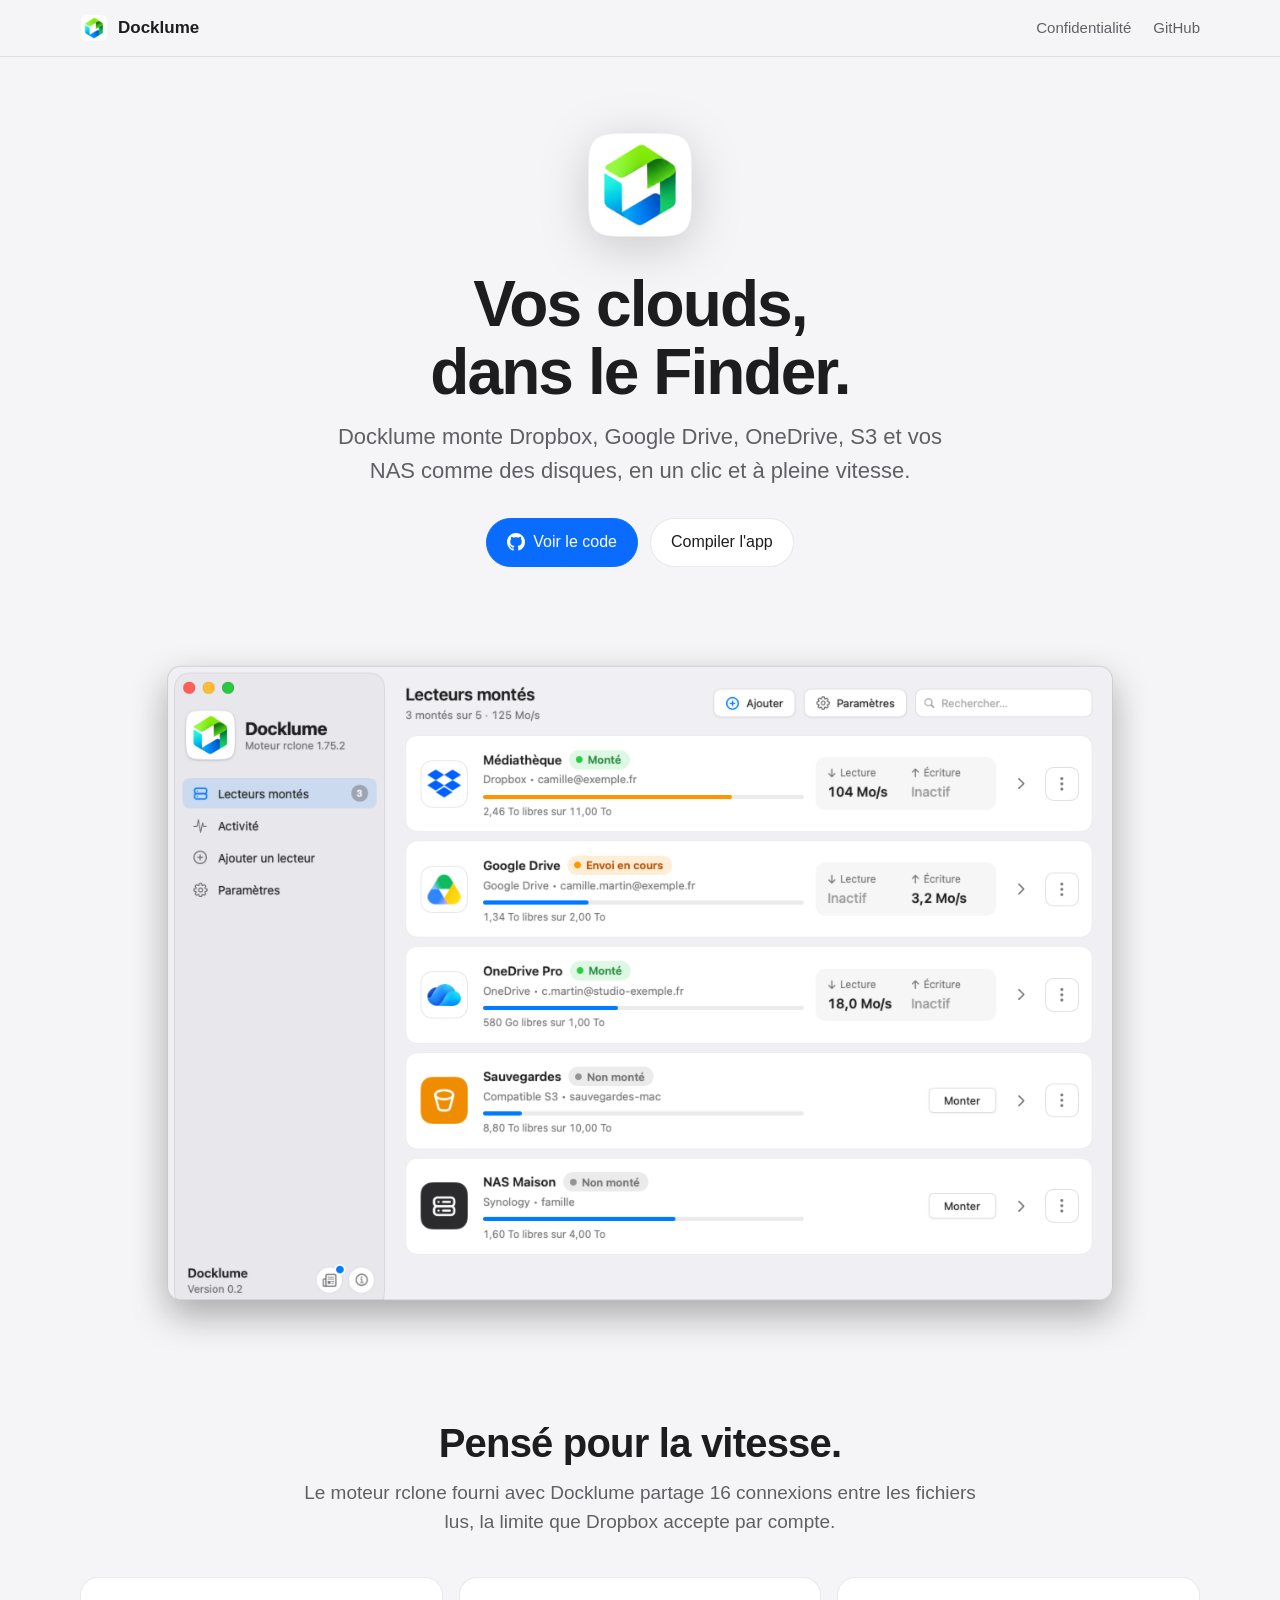
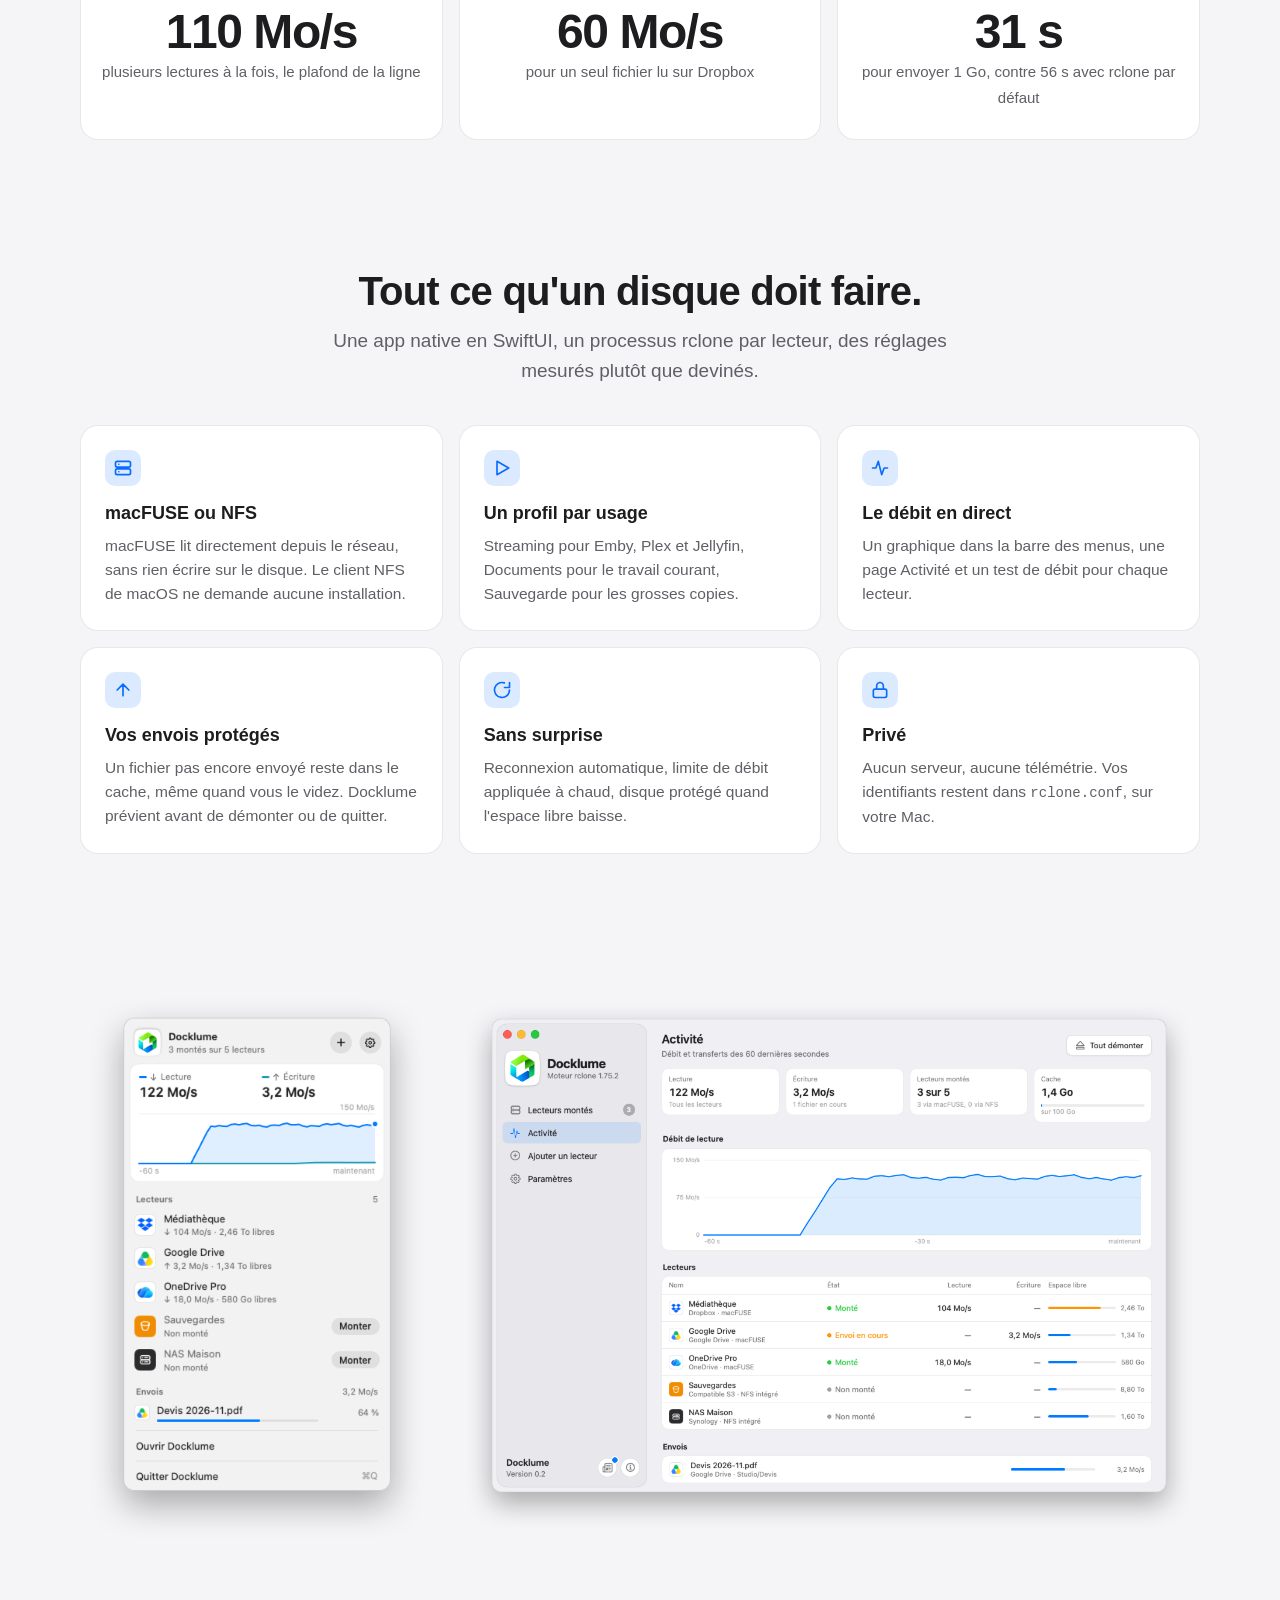
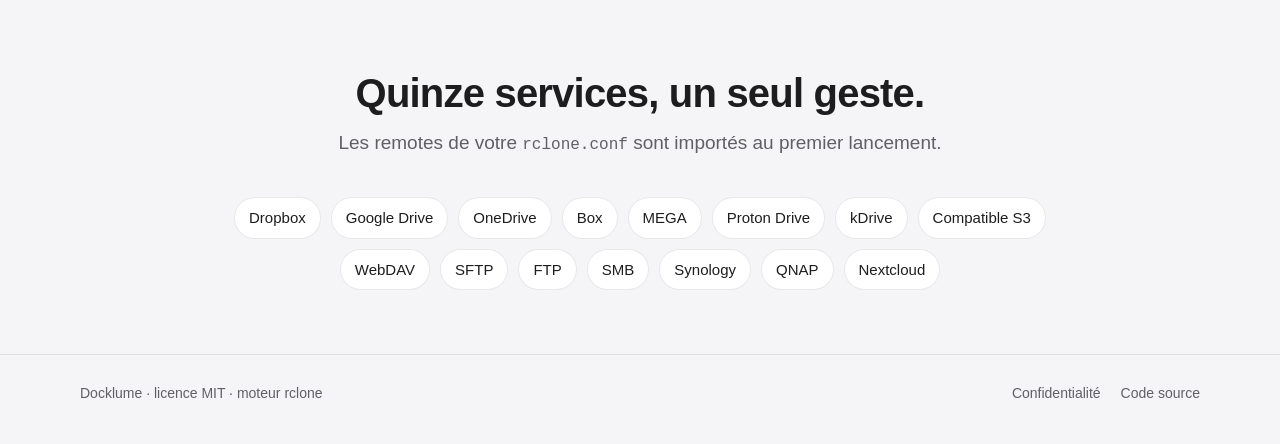
<file: docs/index.html>
<!doctype html>
<html lang="fr">
<head>
  <meta charset="utf-8">
  <meta name="viewport" content="width=device-width, initial-scale=1">
  <title>Docklume · Vos clouds dans le Finder</title>
  <meta name="description" content="Docklume monte Dropbox, Google Drive, OneDrive, S3 et vos NAS comme des disques dans le Finder, sur un moteur rclone optimisé.">
  <link rel="icon" href="images/favicon.png">
  <link rel="stylesheet" href="style.css">
</head>
<body>
  <header class="top">
    <div class="wrap">
      <a class="brand" href="./"><img src="images/icon.png" alt="">Docklume</a>
      <nav>
        <a href="confidentialite.html">Confidentialité</a>
        <a href="https://github.com/LFR-54/Docklume">GitHub</a>
      </nav>
    </div>
  </header>

  <main>
    <div class="wrap hero">
      <img class="icon" src="images/icon.png" alt="">
      <h1>Vos clouds,<br>dans le Finder.</h1>
      <p>Docklume monte Dropbox, Google Drive, OneDrive, S3 et vos NAS comme des disques, en un clic et à pleine vitesse.</p>
      <div class="actions">
        <a class="button primary" href="https://github.com/LFR-54/Docklume">
          <svg width="18" height="18" viewBox="0 0 16 16" fill="currentColor" aria-hidden="true"><path d="M8 0C3.58 0 0 3.58 0 8c0 3.54 2.29 6.53 5.47 7.59.4.07.55-.17.55-.38 0-.19-.01-.82-.01-1.49-2.01.37-2.53-.49-2.69-.94-.09-.23-.48-.94-.82-1.13-.28-.15-.68-.52-.01-.53.63-.01 1.08.58 1.23.82.72 1.21 1.87.87 2.33.66.07-.52.28-.87.51-1.07-1.78-.2-3.64-.89-3.64-3.95 0-.87.31-1.59.82-2.15-.08-.2-.36-1.02.08-2.12 0 0 .67-.21 2.2.82.64-.18 1.32-.27 2-.27.68 0 1.36.09 2 .27 1.53-1.04 2.2-.82 2.2-.82.44 1.1.16 1.92.08 2.12.51.56.82 1.27.82 2.15 0 3.07-1.87 3.75-3.65 3.95.29.25.54.73.54 1.48 0 1.07-.01 1.93-.01 2.2 0 .21.15.46.55.38A8.013 8.013 0 0016 8c0-4.42-3.58-8-8-8z"/></svg>
          Voir le code
        </a>
        <a class="button" href="https://github.com/LFR-54/Docklume#compiler">Compiler l'app</a>
      </div>
    </div>

    <div class="wrap">
      <div class="showcase">
        <picture>
          <source media="(prefers-color-scheme: dark)" srcset="images/drives-dark.png">
          <img class="shot" src="images/drives-light.png" width="1232" height="864" alt="Fenêtre principale de Docklume : cinq lecteurs, dont une médiathèque Dropbox lue à 104 Mo/s">
        </picture>
      </div>
    </div>

    <section>
      <div class="wrap">
        <h2>Pensé pour la vitesse.</h2>
        <p class="lead">Le moteur rclone fourni avec Docklume partage 16 connexions entre les fichiers lus, la limite que Dropbox accepte par compte.</p>
        <div class="numbers">
          <div class="card"><strong>110 Mo/s</strong><span>plusieurs lectures à la fois, le plafond de la ligne</span></div>
          <div class="card"><strong>60 Mo/s</strong><span>pour un seul fichier lu sur Dropbox</span></div>
          <div class="card"><strong>31 s</strong><span>pour envoyer 1 Go, contre 56 s avec rclone par défaut</span></div>
        </div>
      </div>
    </section>

    <section>
      <div class="wrap">
        <h2>Tout ce qu'un disque doit faire.</h2>
        <p class="lead">Une app native en SwiftUI, un processus rclone par lecteur, des réglages mesurés plutôt que devinés.</p>
        <div class="grid">
          <div class="card">
            <div class="glyph"><svg viewBox="0 0 24 24" fill="none" stroke="currentColor" stroke-width="2" stroke-linecap="round" stroke-linejoin="round"><rect x="3" y="4" width="18" height="7" rx="2"/><rect x="3" y="13" width="18" height="7" rx="2"/><path d="M7 7.5h.01M7 16.5h.01"/></svg></div>
            <h3>macFUSE ou NFS</h3>
            <p>macFUSE lit directement depuis le réseau, sans rien écrire sur le disque. Le client NFS de macOS ne demande aucune installation.</p>
          </div>
          <div class="card">
            <div class="glyph"><svg viewBox="0 0 24 24" fill="none" stroke="currentColor" stroke-width="2" stroke-linecap="round" stroke-linejoin="round"><polygon points="6 4 20 12 6 20 6 4"/></svg></div>
            <h3>Un profil par usage</h3>
            <p>Streaming pour Emby, Plex et Jellyfin, Documents pour le travail courant, Sauvegarde pour les grosses copies.</p>
          </div>
          <div class="card">
            <div class="glyph"><svg viewBox="0 0 24 24" fill="none" stroke="currentColor" stroke-width="2" stroke-linecap="round" stroke-linejoin="round"><path d="M3 12h4l3-8 4 16 3-8h4"/></svg></div>
            <h3>Le débit en direct</h3>
            <p>Un graphique dans la barre des menus, une page Activité et un test de débit pour chaque lecteur.</p>
          </div>
          <div class="card">
            <div class="glyph"><svg viewBox="0 0 24 24" fill="none" stroke="currentColor" stroke-width="2" stroke-linecap="round" stroke-linejoin="round"><path d="M12 19V5M5 12l7-7 7 7"/></svg></div>
            <h3>Vos envois protégés</h3>
            <p>Un fichier pas encore envoyé reste dans le cache, même quand vous le videz. Docklume prévient avant de démonter ou de quitter.</p>
          </div>
          <div class="card">
            <div class="glyph"><svg viewBox="0 0 24 24" fill="none" stroke="currentColor" stroke-width="2" stroke-linecap="round" stroke-linejoin="round"><path d="M21 12a9 9 0 1 1-6.2-8.56"/><path d="M21 3v6h-6"/></svg></div>
            <h3>Sans surprise</h3>
            <p>Reconnexion automatique, limite de débit appliquée à chaud, disque protégé quand l'espace libre baisse.</p>
          </div>
          <div class="card">
            <div class="glyph"><svg viewBox="0 0 24 24" fill="none" stroke="currentColor" stroke-width="2" stroke-linecap="round" stroke-linejoin="round"><rect x="4" y="11" width="16" height="10" rx="2"/><path d="M8 11V7a4 4 0 0 1 8 0v4"/></svg></div>
            <h3>Privé</h3>
            <p>Aucun serveur, aucune télémétrie. Vos identifiants restent dans <code style="font-size:14px">rclone.conf</code>, sur votre Mac.</p>
          </div>
        </div>
      </div>
    </section>

    <section>
      <div class="wrap pair">
        <picture class="panel">
          <source media="(prefers-color-scheme: dark)" srcset="images/panel-dark.png">
          <img class="shot" src="images/panel-light.png" width="912" height="1452" alt="Panneau de la barre des menus avec le graphique de débit">
        </picture>
        <picture>
          <source media="(prefers-color-scheme: dark)" srcset="images/activity-dark.png">
          <img class="shot" src="images/activity-light.png" width="1232" height="864" alt="Page Activité : débit des 60 dernières secondes, lecteur par lecteur">
        </picture>
      </div>
    </section>

    <section>
      <div class="wrap">
        <h2>Quinze services, un seul geste.</h2>
        <p class="lead">Les remotes de votre <code style="font-size:16px">rclone.conf</code> sont importés au premier lancement.</p>
        <div class="services">
          <span>Dropbox</span><span>Google Drive</span><span>OneDrive</span><span>Box</span><span>MEGA</span>
          <span>Proton Drive</span><span>kDrive</span><span>Compatible S3</span><span>WebDAV</span><span>SFTP</span>
          <span>FTP</span><span>SMB</span><span>Synology</span><span>QNAP</span><span>Nextcloud</span>
        </div>
      </div>
    </section>
  </main>

  <footer>
    <div class="wrap">
      <span>Docklume · licence MIT · moteur <a href="https://rclone.org">rclone</a></span>
      <nav>
        <a href="confidentialite.html">Confidentialité</a>
        <a href="https://github.com/LFR-54/Docklume">Code source</a>
      </nav>
    </div>
  </footer>
</body>
</html>
</file>
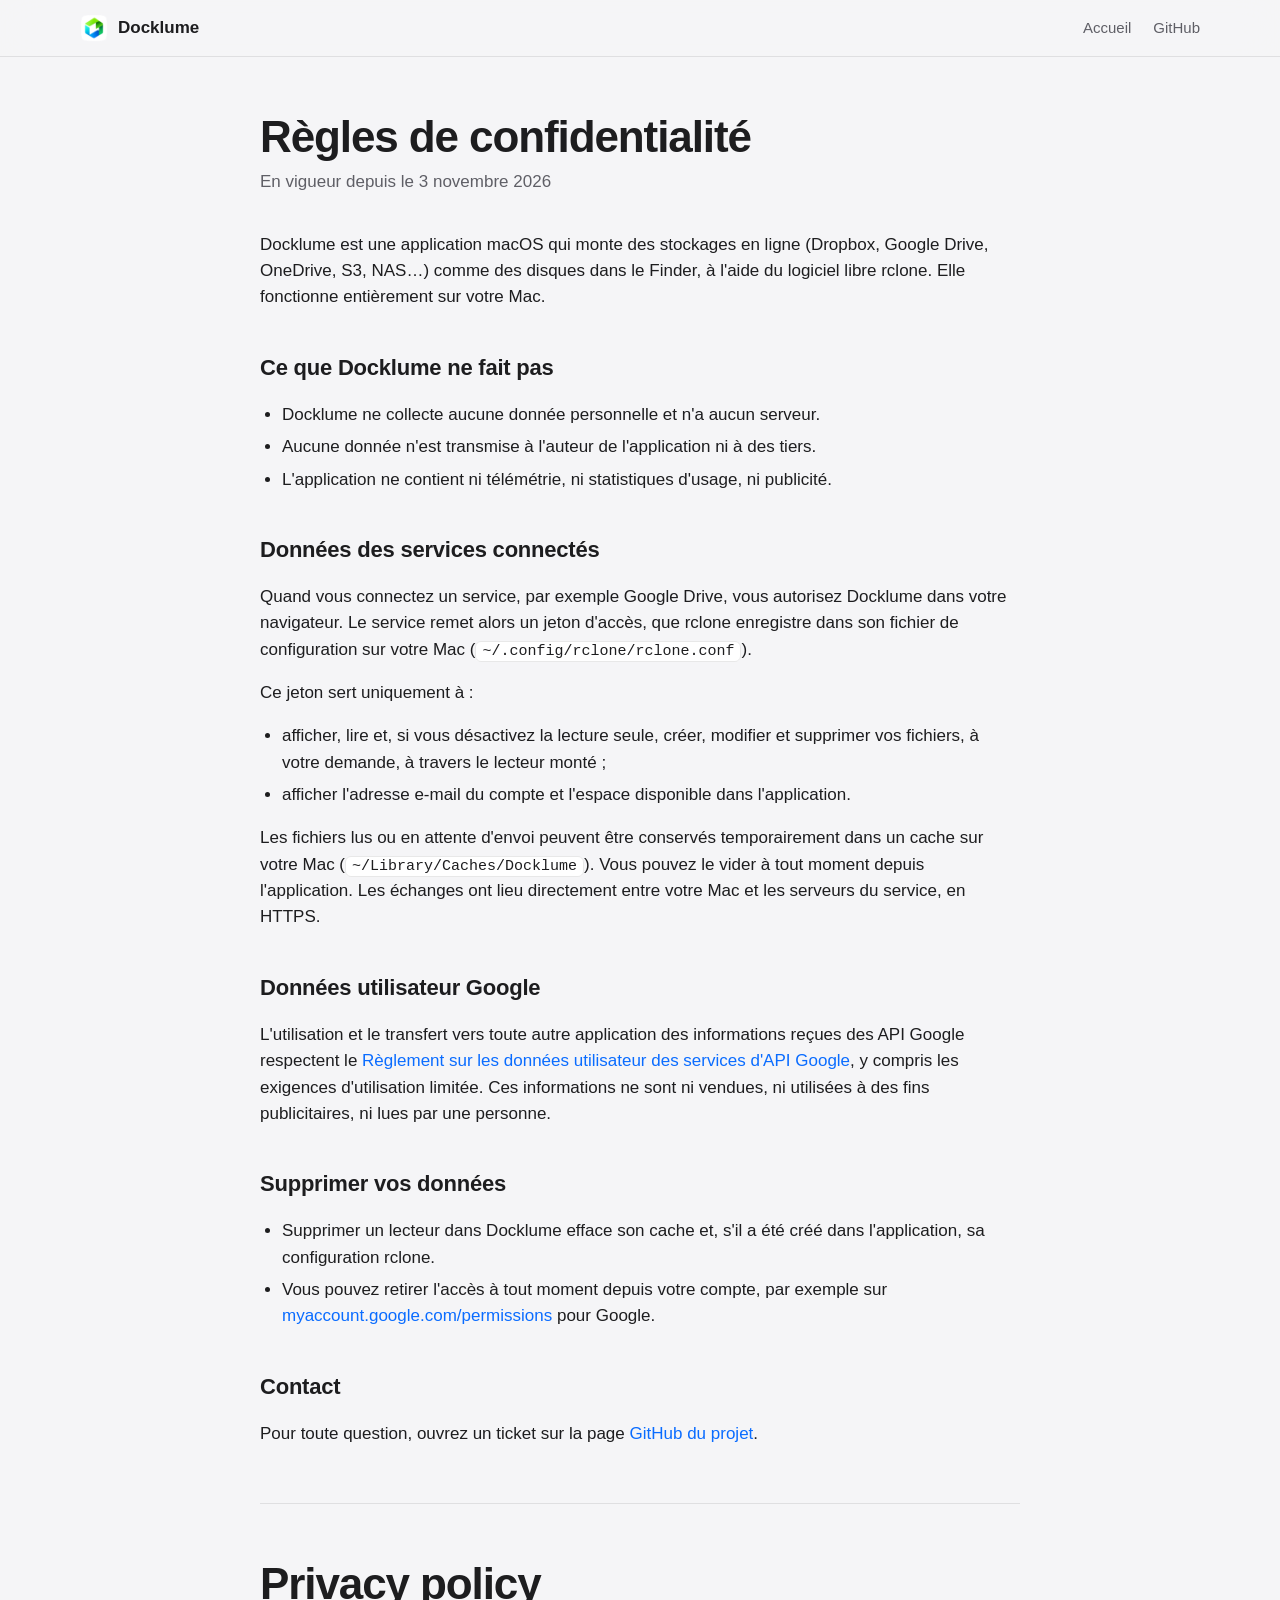
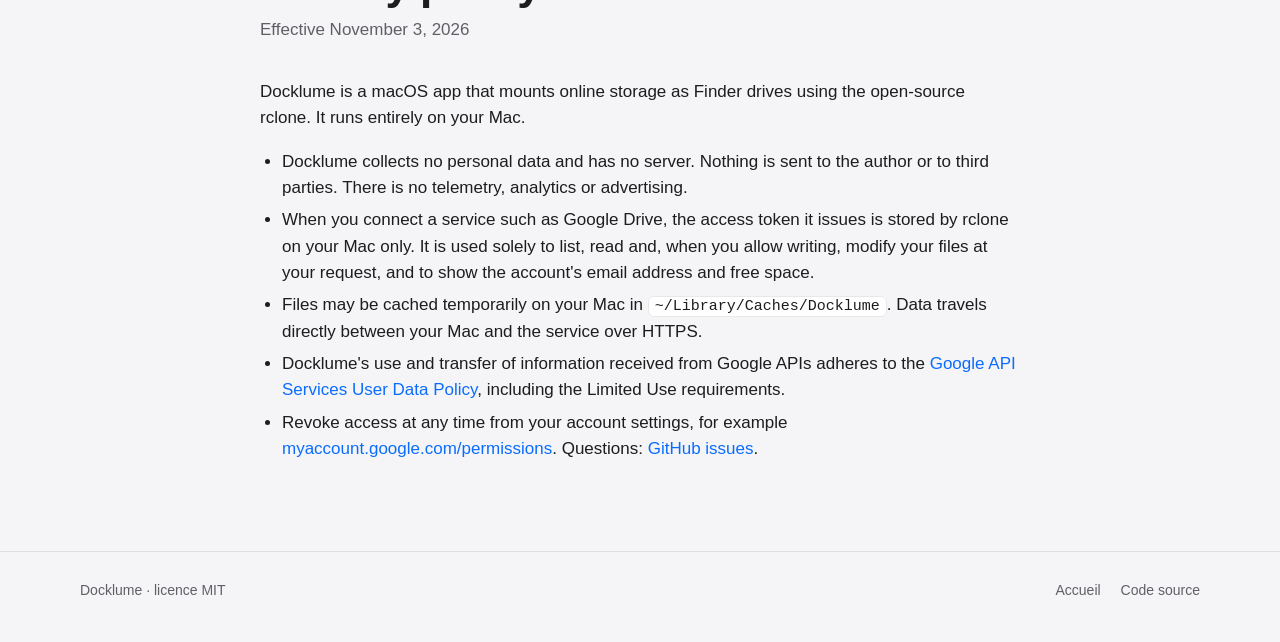
<file: docs/confidentialite.html>
<!doctype html>
<html lang="fr">
<head>
  <meta charset="utf-8">
  <meta name="viewport" content="width=device-width, initial-scale=1">
  <title>Confidentialité · Docklume</title>
  <meta name="description" content="Règles de confidentialité de Docklume : aucune donnée collectée, identifiants stockés sur le Mac de l'utilisateur.">
  <link rel="icon" href="images/favicon.png">
  <link rel="stylesheet" href="style.css">
</head>
<body>
  <header class="top">
    <div class="wrap">
      <a class="brand" href="./"><img src="images/icon.png" alt="">Docklume</a>
      <nav>
        <a href="./">Accueil</a>
        <a href="https://github.com/LFR-54/Docklume">GitHub</a>
      </nav>
    </div>
  </header>

  <main class="wrap">
    <article class="article">
      <h1>Règles de confidentialité</h1>
      <p class="date">En vigueur depuis le 3 novembre 2026</p>

      <p>Docklume est une application macOS qui monte des stockages en ligne (Dropbox, Google Drive, OneDrive, S3, NAS…) comme des disques dans le Finder, à l'aide du logiciel libre rclone. Elle fonctionne entièrement sur votre Mac.</p>

      <h2>Ce que Docklume ne fait pas</h2>
      <ul>
        <li>Docklume ne collecte aucune donnée personnelle et n'a aucun serveur.</li>
        <li>Aucune donnée n'est transmise à l'auteur de l'application ni à des tiers.</li>
        <li>L'application ne contient ni télémétrie, ni statistiques d'usage, ni publicité.</li>
      </ul>

      <h2>Données des services connectés</h2>
      <p>Quand vous connectez un service, par exemple Google Drive, vous autorisez Docklume dans votre navigateur. Le service remet alors un jeton d'accès, que rclone enregistre dans son fichier de configuration sur votre Mac (<code>~/.config/rclone/rclone.conf</code>).</p>
      <p>Ce jeton sert uniquement à :</p>
      <ul>
        <li>afficher, lire et, si vous désactivez la lecture seule, créer, modifier et supprimer vos fichiers, à votre demande, à travers le lecteur monté ;</li>
        <li>afficher l'adresse e-mail du compte et l'espace disponible dans l'application.</li>
      </ul>
      <p>Les fichiers lus ou en attente d'envoi peuvent être conservés temporairement dans un cache sur votre Mac (<code>~/Library/Caches/Docklume</code>). Vous pouvez le vider à tout moment depuis l'application. Les échanges ont lieu directement entre votre Mac et les serveurs du service, en HTTPS.</p>

      <h2>Données utilisateur Google</h2>
      <p>L'utilisation et le transfert vers toute autre application des informations reçues des API Google respectent le <a href="https://developers.google.com/terms/api-services-user-data-policy">Règlement sur les données utilisateur des services d'API Google</a>, y compris les exigences d'utilisation limitée. Ces informations ne sont ni vendues, ni utilisées à des fins publicitaires, ni lues par une personne.</p>

      <h2>Supprimer vos données</h2>
      <ul>
        <li>Supprimer un lecteur dans Docklume efface son cache et, s'il a été créé dans l'application, sa configuration rclone.</li>
        <li>Vous pouvez retirer l'accès à tout moment depuis votre compte, par exemple sur <a href="https://myaccount.google.com/permissions">myaccount.google.com/permissions</a> pour Google.</li>
      </ul>

      <h2>Contact</h2>
      <p>Pour toute question, ouvrez un ticket sur la page <a href="https://github.com/LFR-54/Docklume/issues">GitHub du projet</a>.</p>

      <hr>

      <h1 lang="en">Privacy policy</h1>
      <div lang="en">
        <p class="date">Effective November 3, 2026</p>
        <p>Docklume is a macOS app that mounts online storage as Finder drives using the open-source rclone. It runs entirely on your Mac.</p>
        <ul>
          <li>Docklume collects no personal data and has no server. Nothing is sent to the author or to third parties. There is no telemetry, analytics or advertising.</li>
          <li>When you connect a service such as Google Drive, the access token it issues is stored by rclone on your Mac only. It is used solely to list, read and, when you allow writing, modify your files at your request, and to show the account's email address and free space.</li>
          <li>Files may be cached temporarily on your Mac in <code>~/Library/Caches/Docklume</code>. Data travels directly between your Mac and the service over HTTPS.</li>
          <li>Docklume's use and transfer of information received from Google APIs adheres to the <a href="https://developers.google.com/terms/api-services-user-data-policy">Google API Services User Data Policy</a>, including the Limited Use requirements.</li>
          <li>Revoke access at any time from your account settings, for example <a href="https://myaccount.google.com/permissions">myaccount.google.com/permissions</a>. Questions: <a href="https://github.com/LFR-54/Docklume/issues">GitHub issues</a>.</li>
        </ul>
      </div>
    </article>
  </main>

  <footer>
    <div class="wrap">
      <span>Docklume · licence MIT</span>
      <nav>
        <a href="./">Accueil</a>
        <a href="https://github.com/LFR-54/Docklume">Code source</a>
      </nav>
    </div>
  </footer>
</body>
</html>
</file>
<file: docs/style.css>
:root {
  --bg: #f5f5f7;
  --surface: #ffffff;
  --text: #1d1d1f;
  --text-2: #5f5f66;
  --line: rgba(0, 0, 0, 0.09);
  --accent: #0a6cff;
  --accent-ink: #ffffff;
  --glow: rgba(10, 108, 255, 0.14);
  color-scheme: light dark;
}

@media (prefers-color-scheme: dark) {
  :root {
    --bg: #111113;
    --surface: #1c1c1f;
    --text: #f2f2f4;
    --text-2: #a1a1a8;
    --line: rgba(255, 255, 255, 0.1);
    --accent: #3b8bff;
    --glow: rgba(59, 139, 255, 0.18);
  }
}

* { box-sizing: border-box; }

html { -webkit-text-size-adjust: 100%; }

body {
  margin: 0;
  background: var(--bg);
  color: var(--text);
  font: 17px/1.55 -apple-system, BlinkMacSystemFont, "SF Pro Text", "Helvetica Neue", Arial, sans-serif;
  -webkit-font-smoothing: antialiased;
}

a { color: var(--accent); text-decoration: none; }
a:hover { text-decoration: underline; }

.wrap { width: min(1120px, 100% - 32px); margin: 0 auto; }

/* Header */
.top {
  position: sticky; top: 0; z-index: 10;
  backdrop-filter: saturate(180%) blur(18px);
  -webkit-backdrop-filter: saturate(180%) blur(18px);
  background: color-mix(in srgb, var(--bg) 78%, transparent);
  border-bottom: 1px solid var(--line);
}
.top .wrap { display: flex; align-items: center; justify-content: space-between; height: 56px; }
.brand { display: flex; align-items: center; gap: 10px; color: var(--text); font-weight: 600; }
.brand:hover { text-decoration: none; }
.brand img { width: 28px; height: 28px; }
.top nav { display: flex; gap: 22px; font-size: 15px; }
.top nav a { color: var(--text-2); }
.top nav a:hover { color: var(--text); text-decoration: none; }

/* Hero */
.hero { text-align: center; padding: 72px 0 36px; }
.hero .icon { width: 112px; height: 112px; filter: drop-shadow(0 10px 24px rgba(0, 0, 0, 0.18)); }
.hero h1 { font-size: clamp(40px, 7vw, 64px); line-height: 1.05; letter-spacing: -0.03em; margin: 22px 0 14px; }
.hero p { font-size: clamp(18px, 2.4vw, 22px); color: var(--text-2); max-width: 640px; margin: 0 auto; }
.actions { display: flex; flex-wrap: wrap; gap: 12px; justify-content: center; margin-top: 30px; }
.button {
  display: inline-flex; align-items: center; gap: 8px;
  padding: 11px 20px; border-radius: 999px; font-size: 16px; font-weight: 500;
  border: 1px solid var(--line); background: var(--surface); color: var(--text);
}
.button:hover { text-decoration: none; border-color: var(--text-2); }
.button.primary { background: var(--accent); border-color: var(--accent); color: var(--accent-ink); }
.button.primary:hover { filter: brightness(1.08); }

.shot { display: block; width: 100%; height: auto; }
.showcase { position: relative; margin: 24px auto 0; max-width: 1040px; }
.showcase::before {
  content: ""; position: absolute; inset: 12% 8% 20%; z-index: -1;
  background: radial-gradient(closest-side, var(--glow), transparent);
  filter: blur(40px);
}

/* Sections */
section { padding: 64px 0; }
section h2 { font-size: clamp(28px, 4vw, 40px); letter-spacing: -0.02em; line-height: 1.15; margin: 0 0 12px; text-align: center; }
section .lead { text-align: center; color: var(--text-2); max-width: 680px; margin: 0 auto 40px; font-size: 19px; }

.grid { display: grid; grid-template-columns: repeat(3, 1fr); gap: 16px; }
.card {
  background: var(--surface); border: 1px solid var(--line); border-radius: 18px; padding: 24px;
}
.card h3 { margin: 0 0 6px; font-size: 18px; }
.card p { margin: 0; color: var(--text-2); font-size: 15.5px; }
.card .glyph {
  width: 36px; height: 36px; border-radius: 10px; display: grid; place-items: center;
  background: var(--glow); color: var(--accent); margin-bottom: 14px;
}
.card .glyph svg { width: 20px; height: 20px; }

.numbers { display: grid; grid-template-columns: repeat(3, 1fr); gap: 16px; text-align: center; }
.numbers .card { padding: 28px 20px; }
.numbers strong { display: block; font-size: clamp(34px, 5vw, 48px); letter-spacing: -0.03em; line-height: 1.1; }
.numbers span { color: var(--text-2); font-size: 15px; }

.pair { display: grid; grid-template-columns: 1fr 2.1fr; gap: 24px; align-items: center; }

.services { display: flex; flex-wrap: wrap; justify-content: center; gap: 10px; max-width: 860px; margin: 0 auto; }
.services span {
  padding: 8px 14px; border-radius: 999px; background: var(--surface); border: 1px solid var(--line); font-size: 15px;
}

/* Article */
.article { max-width: 760px; margin: 0 auto; padding: 56px 0 72px; }
.article h1 { font-size: clamp(32px, 5vw, 44px); letter-spacing: -0.025em; line-height: 1.1; margin: 0 0 8px; }
.article .date { color: var(--text-2); margin: 0 0 36px; }
.article h2 { font-size: 22px; margin: 40px 0 10px; letter-spacing: -0.01em; }
.article p, .article li { color: var(--text); }
.article ul { padding-left: 22px; }
.article li { margin: 6px 0; }
.article code { font: 15px ui-monospace, SFMono-Regular, Menlo, monospace; background: var(--surface); border: 1px solid var(--line); border-radius: 6px; padding: 1px 6px; }
.article hr { border: 0; border-top: 1px solid var(--line); margin: 56px 0; }

footer { border-top: 1px solid var(--line); padding: 28px 0 40px; color: var(--text-2); font-size: 14px; }
footer .wrap { display: flex; flex-wrap: wrap; gap: 8px 24px; justify-content: space-between; }
footer nav { display: flex; gap: 20px; }
footer a { color: var(--text-2); }

@media (max-width: 860px) {
  .grid, .numbers { grid-template-columns: 1fr 1fr; }
  .pair { grid-template-columns: 1fr; }
  .pair .panel { max-width: 340px; margin: 0 auto; }
}

@media (max-width: 560px) {
  .grid, .numbers { grid-template-columns: 1fr; }
  .top nav { gap: 14px; }
  .hero { padding-top: 48px; }
  section { padding: 44px 0; }
}
</file>
